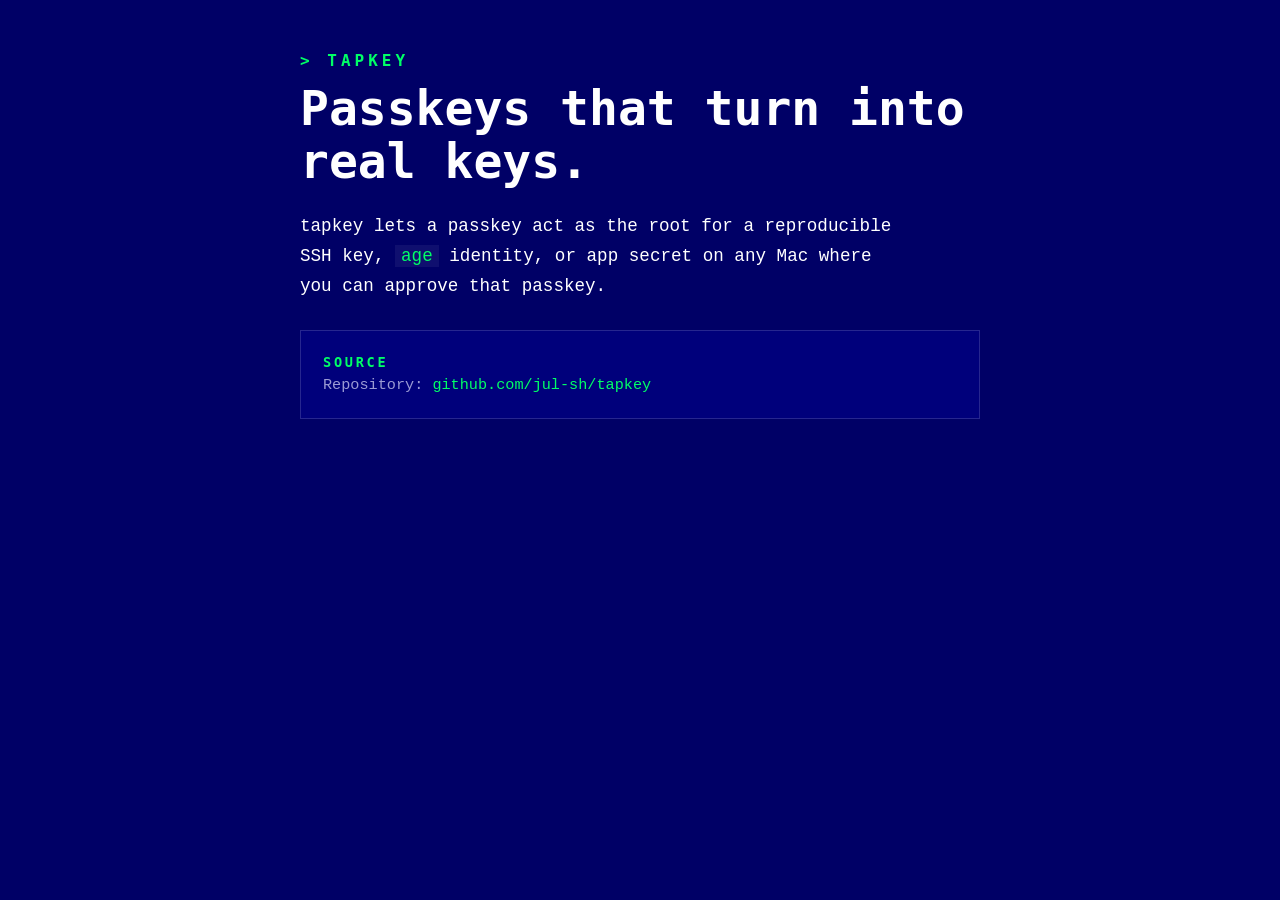
<file: index.html>
<!doctype html>
<html lang="en">
<head>
  <meta charset="utf-8">
  <meta name="viewport" content="width=device-width, initial-scale=1">
  <meta http-equiv="Content-Security-Policy" content="default-src 'none'; style-src 'self' https://fonts.googleapis.com; font-src https://fonts.gstatic.com; base-uri 'none'; form-action 'none'; frame-ancestors 'none'">
  <title>tapkey</title>
  <link rel="preconnect" href="https://fonts.googleapis.com">
  <link rel="preconnect" href="https://fonts.gstatic.com" crossorigin>
  <link href="https://fonts.googleapis.com/css2?family=Iosevka+Charon&family=Pixelify+Sans:wght@400..700&display=swap" rel="stylesheet">
  <link rel="stylesheet" href="./nearby.css">
</head>
<body>
  <main class="shell">
    <p class="eyebrow">tapkey</p>
    <h1>Passkeys that turn into real keys.</h1>
    <p class="summary">tapkey lets a passkey act as the root for a reproducible SSH key, <code>age</code> identity, or app secret on any Mac where you can approve that passkey.</p>
    <section class="panel" aria-labelledby="source-title">
      <div class="panel-header">
        <p class="panel-label" id="source-title">Source</p>
      </div>
      <p class="panel-note">Repository: <a href="https://github.com/jul-sh/tapkey">github.com/jul-sh/tapkey</a></p>
    </section>
  </main>
</body>
</html>
</file>
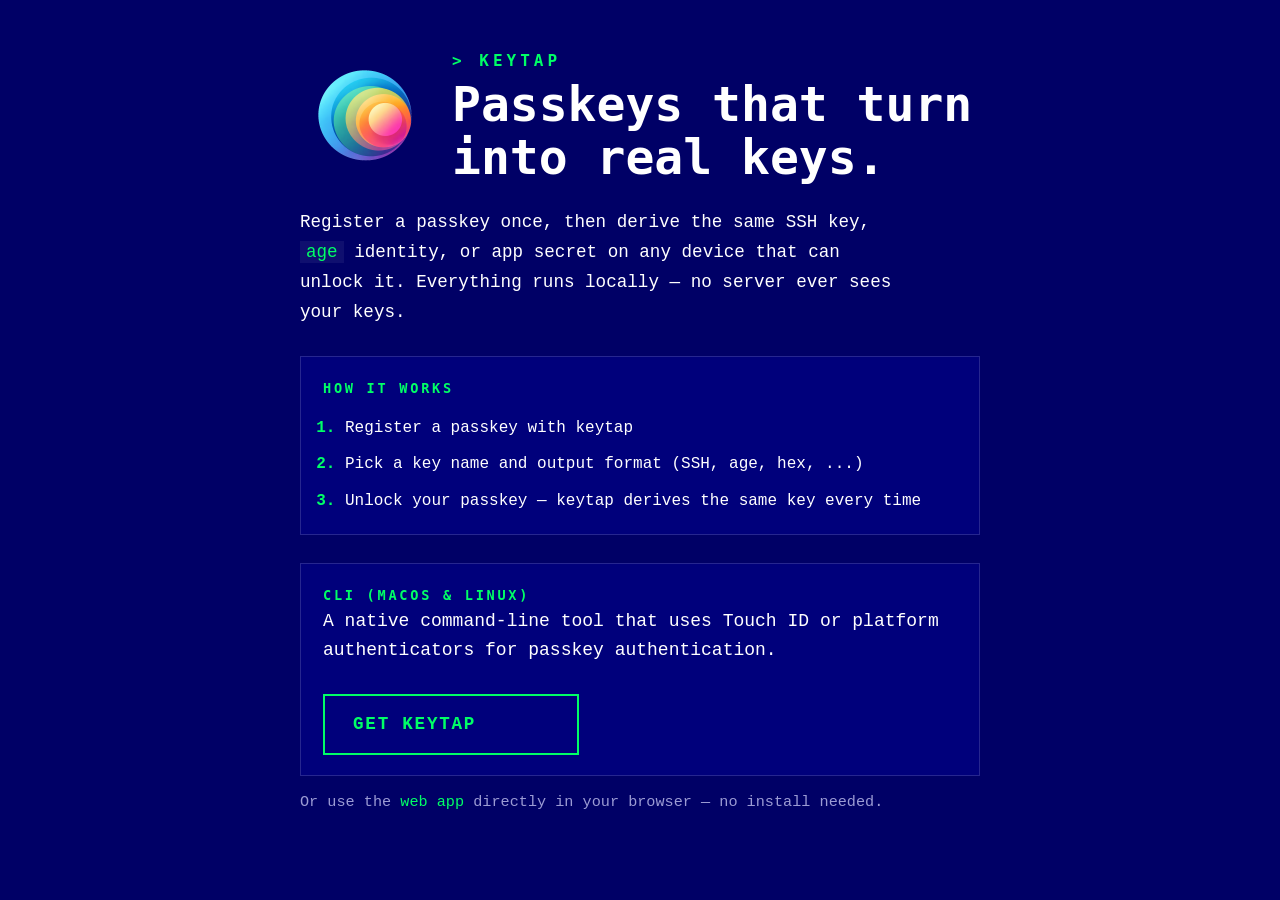
<file: web/index.html>
<!doctype html>
<html lang="en">
<head>
  <meta charset="utf-8">
  <meta name="viewport" content="width=device-width, initial-scale=1">
  <meta http-equiv="Content-Security-Policy" content="default-src 'none'; style-src 'self' https://fonts.googleapis.com; font-src https://fonts.gstatic.com; img-src 'self'; base-uri 'none'; form-action 'none'; frame-ancestors 'none'">
  <title>keytap</title>
  <link rel="preconnect" href="https://fonts.googleapis.com">
  <link rel="preconnect" href="https://fonts.gstatic.com" crossorigin>
  <link href="https://fonts.googleapis.com/css2?family=Iosevka+Charon&family=Pixelify+Sans:wght@400..700&display=swap" rel="stylesheet">
  <link rel="stylesheet" href="./nearby.css">
</head>
<body>
  <main class="shell">
    <div class="hero">
      <img src="./icon.png" alt="keytap icon" class="hero-icon" width="128" height="128">
      <div>
        <p class="eyebrow">keytap</p>
        <h1>Passkeys that turn into real keys.</h1>
      </div>
    </div>
    <p class="summary">Register a passkey once, then derive the same SSH key, <code>age</code> identity, or app secret on any device that can unlock it. Everything runs locally — no server ever sees your keys.</p>

    <section class="panel" aria-labelledby="how-title">
      <div class="panel-header">
        <p class="panel-label" id="how-title">How it works</p>
      </div>
      <ol class="steps">
        <li>Register a passkey with keytap</li>
        <li>Pick a key name and output format (SSH, age, hex, ...)</li>
        <li>Unlock your passkey — keytap derives the same key every time</li>
      </ol>
    </section>

    <section class="panel" aria-labelledby="cli-title">
      <div class="panel-header">
        <p class="panel-label" id="cli-title">CLI (macOS &amp; Linux)</p>
      </div>
      <p>A native command-line tool that uses Touch ID or platform authenticators for passkey authentication.</p>
      <a href="https://github.com/jul-sh/keytap" class="action" style="margin-top:16px; text-align:center">Get keytap</a>
    </section>

    <p class="details" style="margin-top:28px">Or use the <a href="./app.html">web app</a> directly in your browser — no install needed.</p>
  </main>
</body>
</html>
</file>
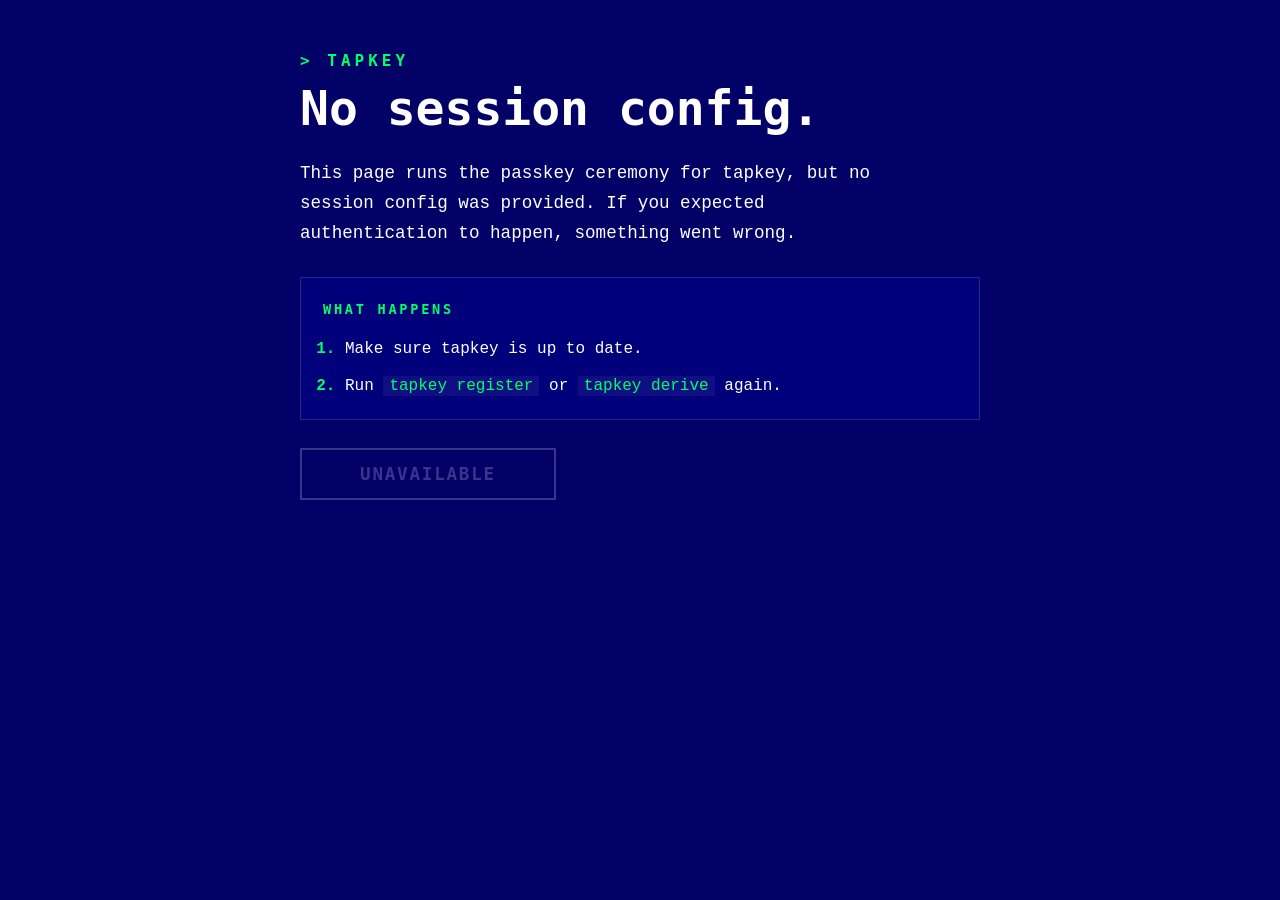
<file: nearby.html>
<!doctype html>
<html lang="en">
<head>
  <meta charset="utf-8">
  <meta name="viewport" content="width=device-width, initial-scale=1">
  <meta http-equiv="Content-Security-Policy" content="default-src 'none'; script-src 'self'; style-src 'self' https://fonts.googleapis.com; font-src https://fonts.gstatic.com; img-src 'none'; connect-src 'none'; form-action 'none'; frame-ancestors 'none'; base-uri 'none'; manifest-src 'none'">
  <title>tapkey Nearby Passkey</title>
  <link rel="preconnect" href="https://fonts.googleapis.com">
  <link rel="preconnect" href="https://fonts.gstatic.com" crossorigin>
  <link href="https://fonts.googleapis.com/css2?family=Iosevka+Charon&family=Pixelify+Sans:wght@400..700&display=swap" rel="stylesheet">
  <link rel="stylesheet" href="./nearby.css">
  <script defer src="./nearby.js"></script>
</head>
<body>
  <main class="shell">
    <p class="eyebrow">tapkey</p>
    <h1 id="title">No session config.</h1>
    <p class="summary" id="summary">This page runs the passkey ceremony for tapkey, but no session config was provided. If you expected authentication to happen, something went wrong.</p>
    <p class="details" id="details"></p>

    <section class="panel" aria-labelledby="steps-title">
      <div class="panel-header">
        <p class="panel-label" id="steps-title">What happens</p>
        <p class="panel-note" id="panel-note"></p>
      </div>
      <ol class="steps" id="steps">
        <li>Run <code>tapkey register</code> or <code>tapkey derive</code>.</li>
        <li>The app opens this page with the right config.</li>
      </ol>
    </section>

    <aside class="callout" id="callout" hidden></aside>

    <button class="action" id="start" type="button" disabled>Waiting for tapkey</button>
    <p class="status" id="status" aria-live="polite">No session config.</p>
    <p class="hint" id="bridge-hint" hidden>Open this page from the tapkey app to hand the result back automatically.</p>

    <section class="result" id="result" hidden>
      <div class="panel-header">
        <p class="panel-label">Result</p>
        <button class="copy-btn" id="copy-btn" type="button">Copy</button>
      </div>
      <pre class="result-value" id="result-value"></pre>
    </section>
  </main>
</body>
</html>
</file>
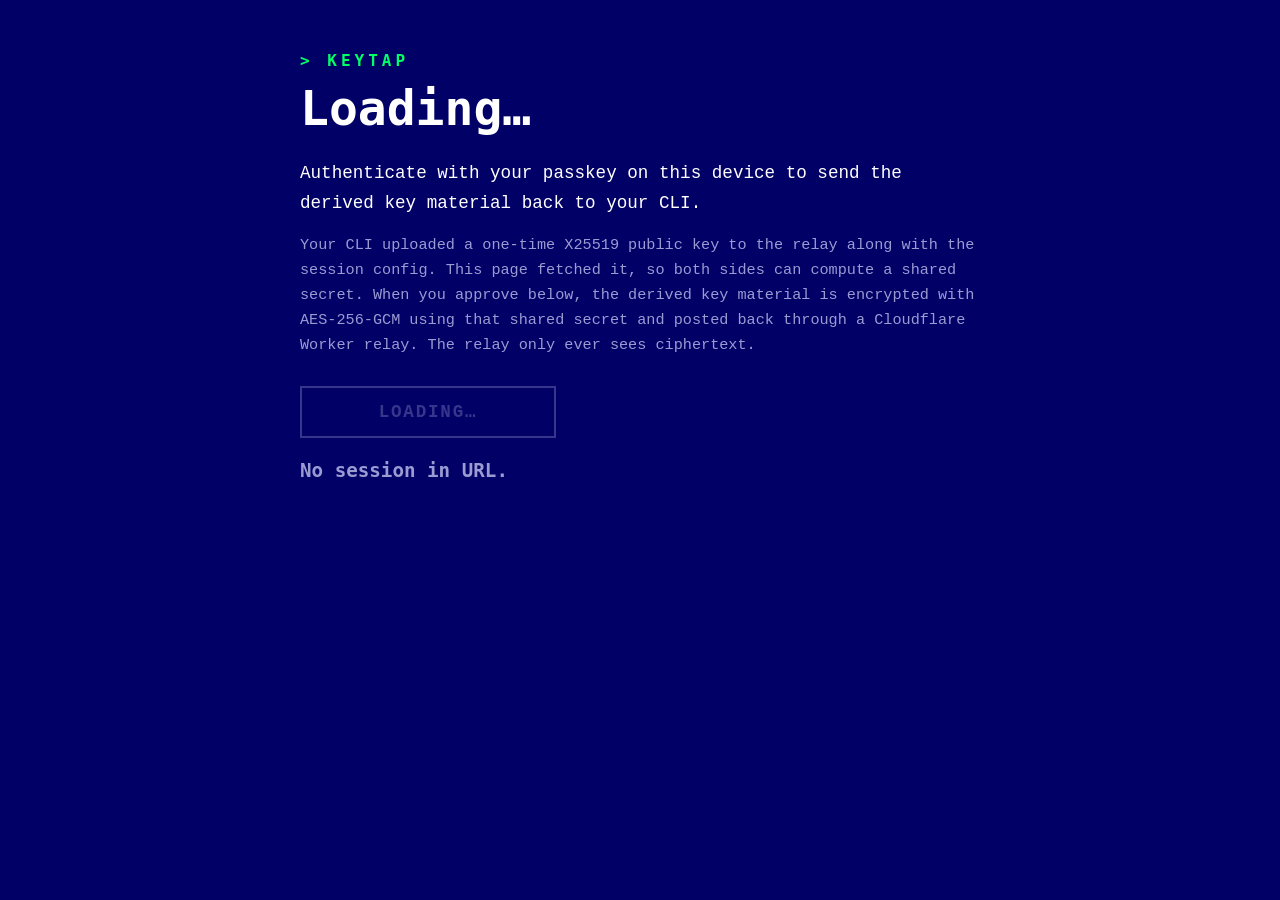
<file: web/nearby.html>
<!doctype html>
<html lang="en">
<head>
  <meta charset="utf-8">
  <meta name="viewport" content="width=device-width, initial-scale=1">
  <meta http-equiv="Content-Security-Policy" content="default-src 'none'; script-src 'self'; style-src 'self' https://fonts.googleapis.com; font-src https://fonts.gstatic.com; connect-src https://keytap-relay.julsh.workers.dev; form-action 'none'; frame-ancestors 'none'; base-uri 'none'">
  <title>keytap</title>
  <link rel="preconnect" href="https://fonts.googleapis.com">
  <link rel="preconnect" href="https://fonts.gstatic.com" crossorigin>
  <link href="https://fonts.googleapis.com/css2?family=Iosevka+Charon&family=Pixelify+Sans:wght@400..700&display=swap" rel="stylesheet">
  <link rel="stylesheet" href="./nearby.css">
  <script defer src="./nearby.js"></script>
</head>
<body>
  <main class="shell">
    <p class="eyebrow">keytap</p>
    <h1 id="title">Loading…</h1>
    <p class="summary" id="summary"></p>
    <p class="summary" id="explainer">Authenticate with your passkey on this device to send the derived key material back to your CLI.</p>
    <p class="details" id="details">Your CLI uploaded a one-time X25519 public key to the relay along with the session config. This page fetched it, so both sides can compute a shared secret. When you approve below, the derived key material is encrypted with AES-256-GCM using that shared secret and posted back through a Cloudflare Worker relay. The relay only ever sees ciphertext.</p>
    <button class="action" id="start" type="button" disabled>Loading…</button>
    <p class="status" id="status" aria-live="polite"></p>
  </main>
</body>
</html>
</file>
<file: nearby.css>
/* ─── tapkey — BSOD brutalist ─── */

:root {
  color-scheme: dark;
  --bg: hsl(240, 100%, 20%);
  --fg: #fff;
  --muted: hsl(240, 40%, 72%);
  --panel-bg: hsla(240, 100%, 28%, 0.5);
  --line: hsla(0, 0%, 100%, 0.15);
  --accent: #00ff66;
  --accent-fg: hsl(240, 100%, 14%);
  --error: #ff4444;
  --callout-bg: hsla(240, 100%, 32%, 0.4);
  --display: "Pixelify Sans", monospace;
  --body: "Iosevka Charon", "SF Mono", "Fira Code", "Courier New", monospace;
}

* {
  box-sizing: border-box;
  margin: 0;
  padding: 0;
}

html, body {
  min-height: 100%;
}

body {
  font: 18px/1.65 var(--body);
  color: var(--fg);
  background: var(--bg);
  display: grid;
  place-items: center;
  padding: 48px 24px;
}

/* ─── shell ─── */

.shell {
  width: min(100%, 680px);
  padding: 0;
  border: none;
  background: none;
}

/* ─── eyebrow / label ─── */

.eyebrow {
  font-family: var(--display);
  text-transform: uppercase;
  letter-spacing: 0.25em;
  font-size: 1rem;
  font-weight: 700;
  color: var(--accent);
  margin-bottom: 8px;
}

.eyebrow::before {
  content: "> ";
}

/* ─── headings ─── */

h1 {
  font: 700 clamp(2rem, 5vw, 3rem)/1.1 var(--display);
  color: var(--fg);
  margin: 8px 0 24px;
}

/* ─── text blocks ─── */

.summary,
.details,
.status,
.hint,
.panel-note {
  margin: 0;
}

.summary {
  font-size: 1.1rem;
  max-width: 38rem;
  line-height: 1.7;
}

.details {
  margin-top: 14px;
  color: var(--muted);
  font-size: 0.95rem;
}

/* ─── inline code ─── */

code {
  font: inherit;
  color: var(--accent);
  background: hsla(0, 0%, 100%, 0.06);
  padding: 1px 6px;
}

/* ─── links ─── */

a {
  color: var(--accent);
  text-decoration: none;
}

a:hover {
  text-decoration: underline;
}

/* ─── panel ─── */

.panel {
  margin-top: 28px;
  padding: 20px 22px;
  border: 1px solid var(--line);
  background: var(--panel-bg);
}

.panel-label {
  font-family: var(--display);
  text-transform: uppercase;
  letter-spacing: 0.2em;
  font-size: 0.85rem;
  font-weight: 700;
  color: var(--accent);
  margin: 0;
}

.panel-header {
  display: flex;
  gap: 16px;
  justify-content: space-between;
  align-items: baseline;
  flex-wrap: wrap;
}

.panel-note {
  color: var(--muted);
  font-size: 0.95rem;
}

/* ─── steps ─── */

.steps {
  margin: 16px 0 0;
  padding-left: 22px;
  font-size: 1rem;
}

.steps li + li {
  margin-top: 10px;
}

.steps li::marker {
  color: var(--accent);
  font-weight: 700;
}

/* ─── callout ─── */

.callout {
  margin-top: 20px;
  padding: 16px 20px;
  border: 1px solid var(--line);
  border-left: 3px solid var(--accent);
  background: var(--callout-bg);
  font-size: 0.95rem;
  color: var(--muted);
}

/* ─── action button ─── */

.action {
  appearance: none;
  display: inline-block;
  margin-top: 28px;
  border: 2px solid var(--accent);
  padding: 14px 28px;
  font-family: var(--display);
  font-weight: 700;
  font-size: 1.1rem;
  text-transform: uppercase;
  letter-spacing: 0.1em;
  background: transparent;
  color: var(--accent);
  cursor: pointer;
  min-width: 16rem;
  transition: background 60ms, color 60ms;
}

.action:hover:enabled {
  background: var(--accent);
  color: var(--accent-fg);
}

.action:active:enabled {
  background: #00cc52;
  color: var(--accent-fg);
}

.action:disabled {
  opacity: 0.35;
  cursor: not-allowed;
  border-color: var(--muted);
  color: var(--muted);
}

/* ─── status / hint ─── */

.status {
  margin-top: 20px;
  min-height: 1.6em;
  font-family: var(--display);
  font-size: 1.2rem;
  font-weight: 700;
  color: var(--muted);
  line-height: 1.4;
}

.hint {
  margin-top: 12px;
  color: var(--muted);
  font-size: 0.95rem;
}

/* ─── result ─── */

.result {
  margin-top: 28px;
  padding: 20px 22px;
  border: 1px solid var(--accent);
  background: var(--panel-bg);
}

.result-value {
  margin: 14px 0 0;
  font-family: var(--body);
  font-size: 0.85rem;
  line-height: 1.6;
  color: var(--accent);
  white-space: pre-wrap;
  word-break: break-all;
  user-select: all;
}

.copy-btn {
  appearance: none;
  border: 1px solid var(--accent);
  padding: 4px 14px;
  font-family: var(--display);
  font-weight: 700;
  font-size: 0.75rem;
  text-transform: uppercase;
  letter-spacing: 0.1em;
  background: transparent;
  color: var(--accent);
  cursor: pointer;
  transition: background 60ms, color 60ms;
}

.copy-btn:hover {
  background: var(--accent);
  color: var(--accent-fg);
}

/* ─── responsive ─── */

@media (max-width: 640px) {
  body {
    padding: 32px 16px;
  }

  .action {
    width: 100%;
    min-width: 0;
  }
}
</file>
<file: web/nearby.css>
/* ─── keytap — BSOD brutalist ─── */

:root {
  color-scheme: dark;
  --bg: hsl(240, 100%, 20%);
  --fg: #fff;
  --muted: hsl(240, 40%, 72%);
  --panel-bg: hsla(240, 100%, 28%, 0.5);
  --line: hsla(0, 0%, 100%, 0.15);
  --accent: #00ff66;
  --accent-fg: hsl(240, 100%, 14%);
  --error: #ff4444;
  --callout-bg: hsla(240, 100%, 32%, 0.4);
  --display: "Pixelify Sans", monospace;
  --body: "Iosevka Charon", "SF Mono", "Fira Code", "Courier New", monospace;
}

* {
  box-sizing: border-box;
  margin: 0;
  padding: 0;
}

html, body {
  min-height: 100%;
}

body {
  font: 18px/1.65 var(--body);
  color: var(--fg);
  background: var(--bg);
  display: grid;
  place-items: center;
  padding: 48px 24px;
}

/* ─── shell ─── */

.shell {
  width: min(100%, 680px);
  padding: 0;
  border: none;
  background: none;
}

/* ─── eyebrow / label ─── */

.eyebrow {
  font-family: var(--display);
  text-transform: uppercase;
  letter-spacing: 0.25em;
  font-size: 1rem;
  font-weight: 700;
  color: var(--accent);
  margin-bottom: 8px;
}

.eyebrow::before {
  content: "> ";
}

/* ─── hero ─── */

.hero {
  display: flex;
  align-items: center;
  gap: 24px;
  margin-bottom: 24px;
}

.hero-icon {
  flex-shrink: 0;
  border-radius: 22%;
}

.hero .eyebrow {
  margin-bottom: 4px;
}

.hero h1 {
  margin: 0;
}

/* ─── headings ─── */

h1 {
  font: 700 clamp(2rem, 5vw, 3rem)/1.1 var(--display);
  color: var(--fg);
  margin: 8px 0 24px;
}

/* ─── text blocks ─── */

.summary,
.details,
.status,
.hint,
.panel-note {
  margin: 0;
}

.summary {
  font-size: 1.1rem;
  max-width: 38rem;
  line-height: 1.7;
}

.details {
  margin-top: 14px;
  color: var(--muted);
  font-size: 0.95rem;
}

/* ─── inline code ─── */

code {
  font: inherit;
  color: var(--accent);
  background: hsla(0, 0%, 100%, 0.06);
  padding: 1px 6px;
}

/* ─── links ─── */

a {
  color: var(--accent);
  text-decoration: none;
}

a:hover {
  text-decoration: underline;
}

/* ─── panel ─── */

.panel {
  margin-top: 28px;
  padding: 20px 22px;
  border: 1px solid var(--line);
  background: var(--panel-bg);
}

.panel-label {
  font-family: var(--display);
  text-transform: uppercase;
  letter-spacing: 0.2em;
  font-size: 0.85rem;
  font-weight: 700;
  color: var(--accent);
  margin: 0;
}

.panel-header {
  display: flex;
  gap: 16px;
  justify-content: space-between;
  align-items: baseline;
  flex-wrap: wrap;
}

.panel-note {
  color: hsl(240, 30%, 82%);
  font-size: 0.95rem;
}

/* ─── steps ─── */

.steps {
  margin: 16px 0 0;
  padding-left: 22px;
  font-size: 1rem;
}

.steps li + li {
  margin-top: 10px;
}

.steps li::marker {
  color: var(--accent);
  font-weight: 700;
}

/* ─── callout ─── */

.callout {
  margin-top: 20px;
  padding: 16px 20px;
  border: 1px solid var(--line);
  border-left: 3px solid var(--accent);
  background: var(--callout-bg);
  font-size: 0.95rem;
  color: var(--muted);
}

/* ─── action button ─── */

.action {
  appearance: none;
  display: inline-block;
  margin-top: 28px;
  border: 2px solid var(--accent);
  padding: 14px 28px;
  font-family: var(--body);
  font-weight: 700;
  font-size: 1.1rem;
  text-transform: uppercase;
  letter-spacing: 0.1em;
  background: transparent;
  color: var(--accent);
  cursor: pointer;
  min-width: 16rem;
  transition: background 60ms, color 60ms;
}

.action:hover:enabled {
  background: var(--accent);
  color: var(--accent-fg);
}

.action:active:enabled {
  background: #00cc52;
  color: var(--accent-fg);
}

.action:disabled {
  opacity: 0.35;
  cursor: not-allowed;
  border-color: var(--muted);
  color: var(--muted);
}

/* ─── status / hint ─── */

.status {
  margin-top: 20px;
  min-height: 1.6em;
  font-family: var(--display);
  font-size: 1.2rem;
  font-weight: 700;
  color: var(--muted);
  line-height: 1.4;
}

.hint {
  margin-top: 12px;
  color: var(--muted);
  font-size: 0.95rem;
}

/* ─── result ─── */

.result {
  margin-top: 28px;
  padding: 20px 22px;
  border: 1px solid var(--accent);
  background: var(--panel-bg);
}

.result-value {
  margin: 14px 0 0;
  font-family: var(--body);
  font-size: 0.85rem;
  line-height: 1.6;
  color: var(--accent);
  white-space: pre-wrap;
  word-break: break-all;
  user-select: all;
}

.copy-btn {
  appearance: none;
  border: 1px solid var(--accent);
  padding: 4px 14px;
  font-family: var(--display);
  font-weight: 700;
  font-size: 0.75rem;
  text-transform: uppercase;
  letter-spacing: 0.1em;
  background: transparent;
  color: var(--accent);
  cursor: pointer;
  transition: background 60ms, color 60ms;
}

.copy-btn:hover {
  background: var(--accent);
  color: var(--accent-fg);
}

/* ─── responsive ─── */

@media (max-width: 640px) {
  body {
    padding: 32px 16px;
  }

  .action {
    width: 100%;
    min-width: 0;
  }

  .hero-icon {
    width: 80px;
    height: 80px;
  }
}
</file>
